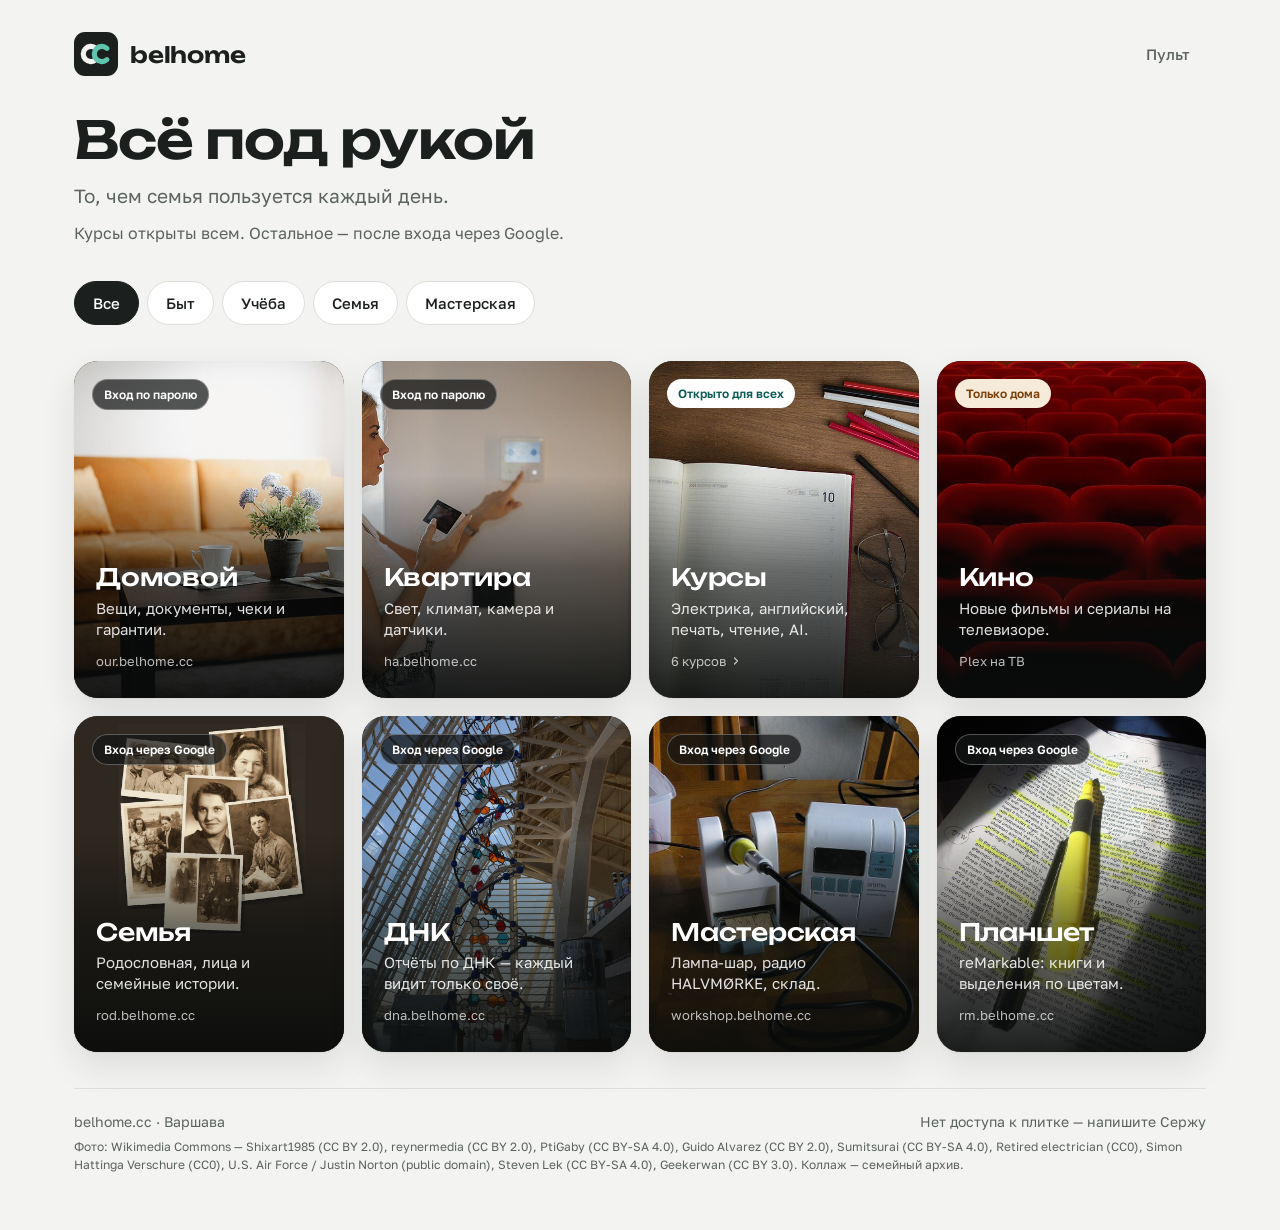
<file: index.html>
<!doctype html><html lang="ru"><head><meta charset="utf-8"><meta name="viewport" content="width=device-width,initial-scale=1"><title>belhome.cc — Всё под рукой</title><meta name="theme-color" content="#F3F4F1"><link rel="icon" href="assets/brand/mark.svg" type="image/svg+xml"><link rel="icon" href="assets/brand/favicon.ico" sizes="48x48"><link rel="apple-touch-icon" href="assets/brand/apple-touch-icon.png"><link rel="manifest" href="site.webmanifest"><meta name="description" content="Сайт семьи: Домовой, квартира, курсы, кино, семейный архив и мастерская — в одном месте."><meta property="og:type" content="website"><meta property="og:site_name" content="belhome"><meta property="og:title" content="belhome.cc — Всё под рукой"><meta property="og:description" content="Сайт семьи: Домовой, квартира, курсы, кино, семейный архив и мастерская — в одном месте."><meta property="og:url" content="https://belhome.cc/"><meta property="og:locale" content="ru_RU"><meta property="og:image" content="https://belhome.cc/assets/brand/og-image.jpg"><meta property="og:image:width" content="1200"><meta property="og:image:height" content="630"><meta name="twitter:card" content="summary_large_image"><meta name="apple-mobile-web-app-title" content="belhome"><link rel="canonical" href="https://belhome.cc/"><link rel="preconnect" href="https://fonts.googleapis.com"><link rel="preconnect" href="https://fonts.gstatic.com" crossorigin><link href="https://fonts.googleapis.com/css2?family=Golos+Text:wght@400;500;600&amp;family=Unbounded:wght@500;600&amp;display=swap" rel="stylesheet"><link rel="stylesheet" href="assets/site.css"></head><body><div class="wrap"><header class="top"><a class="brand" href="./"><svg width="44" height="44" viewBox="0 0 64 64" aria-hidden="true"><rect width="64" height="64" rx="16" fill="#1B1F1D"/><path d="M31.86 23.83 A11 11 0 1 0 31.86 40.17" fill="none" stroke="#F3F4F1" stroke-width="7.5" stroke-linecap="round"/><path d="M47.86 23.83 A11 11 0 1 0 47.86 40.17" fill="none" stroke="#5FC4AE" stroke-width="7.5" stroke-linecap="round"/></svg><span>belhome</span></a><div class="actions"><a class="ghost" href="https://home.belhome.cc">Пульт</a></div></header><section class="hero"><h1>Всё под рукой</h1><p class="lead">То, чем семья пользуется каждый день.</p><p class="sub">Курсы открыты всем. Остальное — после входа через Google.</p></section><nav class="chips" aria-label="Разделы"><button type="button" class="chip" data-g="all" aria-pressed="true">Все</button><button type="button" class="chip" data-g="home" aria-pressed="false">Быт</button><button type="button" class="chip" data-g="study" aria-pressed="false">Учёба</button><button type="button" class="chip" data-g="family" aria-pressed="false">Семья</button><button type="button" class="chip" data-g="make" aria-pressed="false">Мастерская</button></nav><section class="grid"><a class="tile" href="https://our.belhome.cc" data-group="home"><img src="assets/photos/domovoy.jpg" alt="" loading="lazy"><span class="scrim" aria-hidden="true"></span><span class="pill own">Вход по паролю</span><span class="cap"><span class="n">Домовой</span><span class="d">Вещи, документы, чеки и гарантии.</span><span class="u">our.belhome.cc</span></span></a><a class="tile" href="https://ha.belhome.cc" data-group="home"><img src="assets/photos/smarthome.jpg" alt="" loading="lazy"><span class="scrim" aria-hidden="true"></span><span class="pill own">Вход по паролю</span><span class="cap"><span class="n">Квартира</span><span class="d">Свет, климат, камера и датчики.</span><span class="u">ha.belhome.cc</span></span></a><a class="tile" href="kursy/" data-group="study"><img src="assets/photos/kursy.jpg" alt="" loading="lazy"><span class="scrim" aria-hidden="true"></span><span class="pill open">Открыто для всех</span><span class="cap"><span class="n">Курсы</span><span class="d">Электрика, английский, печать, чтение, AI.</span><span class="c">6 курсов <svg width="14" height="14" viewBox="0 0 24 24" fill="none" stroke="currentColor" stroke-width="2.4" stroke-linecap="round" stroke-linejoin="round" aria-hidden="true"><path d="M9 6l6 6-6 6"></path></svg></span></span></a><a class="tile" href="http://192.168.68.54:32400/web" data-group="home"><img src="assets/photos/kino.jpg" alt="" loading="lazy"><span class="scrim" aria-hidden="true"></span><span class="pill home">Только дома</span><span class="cap"><span class="n">Кино</span><span class="d">Новые фильмы и сериалы на телевизоре.</span><span class="u">Plex на ТВ</span></span></a><a class="tile" href="https://rod.belhome.cc" data-group="family"><img src="assets/photos/tree.jpg" alt="" loading="lazy"><span class="scrim" aria-hidden="true"></span><span class="pill google">Вход через Google</span><span class="cap"><span class="n">Семья</span><span class="d">Родословная, лица и семейные истории.</span><span class="u">rod.belhome.cc</span></span></a><a class="tile" href="https://dna.belhome.cc" data-group="family"><img src="assets/photos/dna.jpg" alt="" loading="lazy"><span class="scrim" aria-hidden="true"></span><span class="pill google">Вход через Google</span><span class="cap"><span class="n">ДНК</span><span class="d">Отчёты по ДНК — каждый видит только своё.</span><span class="u">dna.belhome.cc</span></span></a><a class="tile" href="https://workshop.belhome.cc" data-group="make"><img src="assets/photos/workshop.jpg" alt="" loading="lazy"><span class="scrim" aria-hidden="true"></span><span class="pill google">Вход через Google</span><span class="cap"><span class="n">Мастерская</span><span class="d">Лампа-шар, радио HALVMØRKE, склад.</span><span class="u">workshop.belhome.cc</span></span></a><a class="tile" href="https://rm.belhome.cc" data-group="home"><img src="assets/photos/remarkable.jpg" alt="" loading="lazy"><span class="scrim" aria-hidden="true"></span><span class="pill google">Вход через Google</span><span class="cap"><span class="n">Планшет</span><span class="d">reMarkable: книги и выделения по цветам.</span><span class="u">rm.belhome.cc</span></span></a></section><footer><div class="row"><span>belhome.cc · Варшава</span><span>Нет доступа к плитке — напишите Сержу</span></div><small>Фото: Wikimedia Commons — Shixart1985 (CC BY 2.0), reynermedia (CC BY 2.0), PtiGaby (CC BY-SA 4.0), Guido Alvarez (CC BY 2.0), Sumitsurai (CC BY-SA 4.0), Retired electrician (CC0), Simon Hattinga Verschure (CC0), U.S. Air Force / Justin Norton (public domain), Steven Lek (CC BY-SA 4.0), Geekerwan (CC BY 3.0). Коллаж — семейный архив.</small></footer></div><script>
(function(){var c=document.querySelectorAll('.chip'),t=document.querySelectorAll('.grid .tile');
c.forEach(function(b){b.addEventListener('click',function(){var g=b.dataset.g;
c.forEach(function(x){x.setAttribute('aria-pressed',x===b?'true':'false')});
t.forEach(function(x){x.hidden=!(g==='all'||x.dataset.group===g)});});});})();
</script></body></html>
</file>
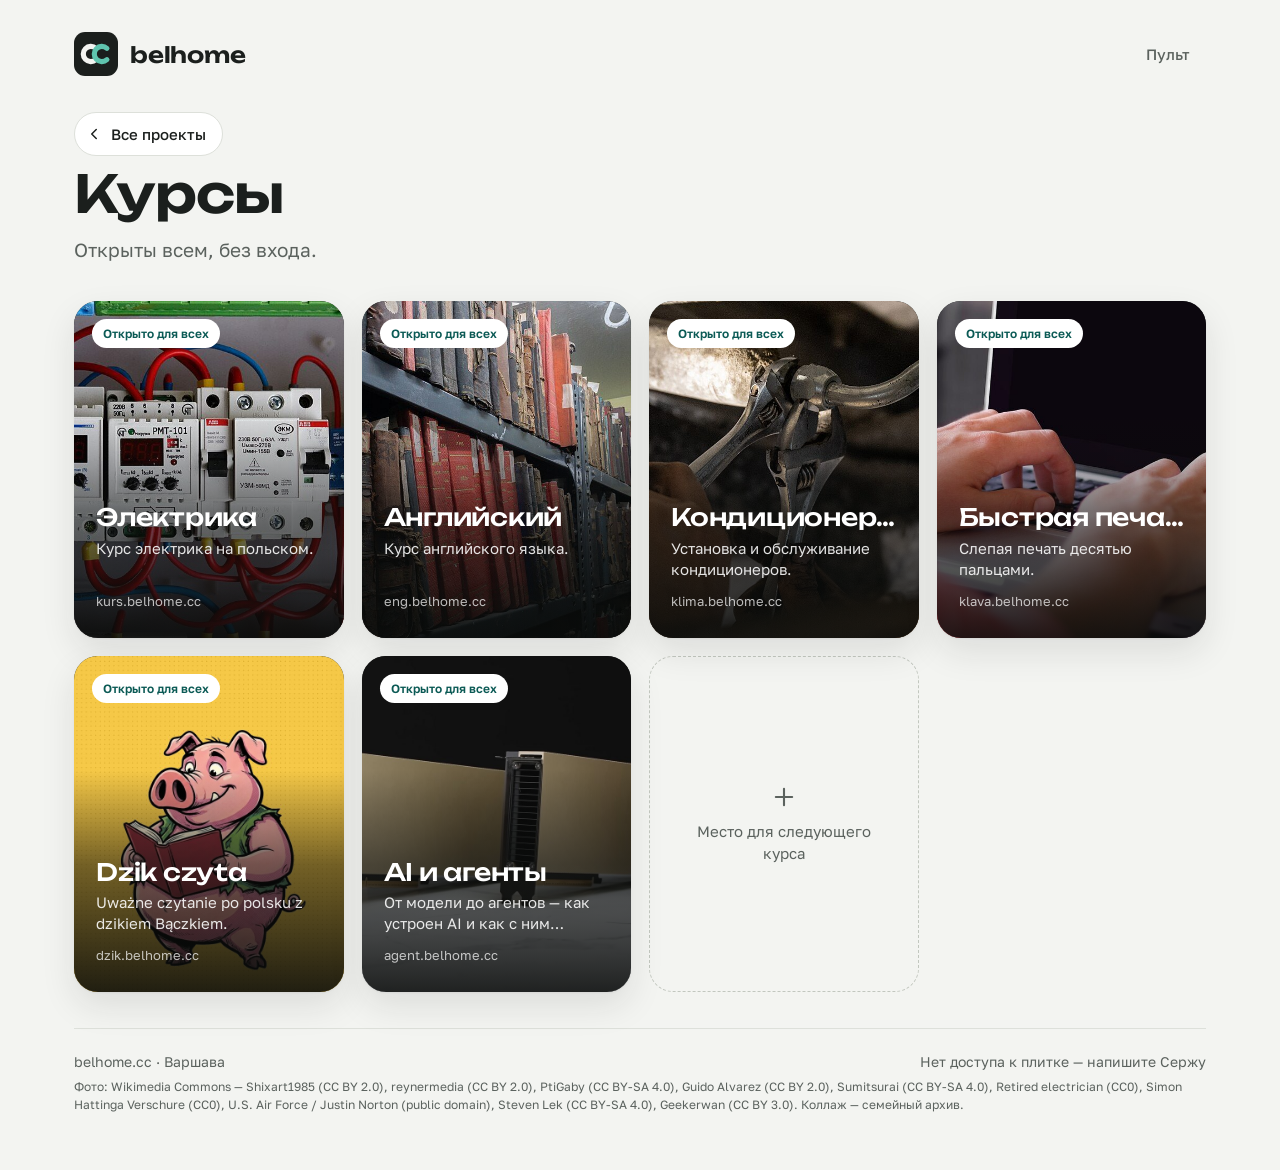
<file: kursy/index.html>
<!doctype html><html lang="ru"><head><meta charset="utf-8"><meta name="viewport" content="width=device-width,initial-scale=1"><title>Курсы — belhome.cc</title><meta name="theme-color" content="#F3F4F1"><link rel="icon" href="../assets/brand/mark.svg" type="image/svg+xml"><link rel="icon" href="../assets/brand/favicon.ico" sizes="48x48"><link rel="apple-touch-icon" href="../assets/brand/apple-touch-icon.png"><link rel="manifest" href="../site.webmanifest"><meta name="description" content="Сайт семьи: Домовой, квартира, курсы, кино, семейный архив и мастерская — в одном месте."><meta property="og:type" content="website"><meta property="og:site_name" content="belhome"><meta property="og:title" content="Курсы — belhome.cc"><meta property="og:description" content="Сайт семьи: Домовой, квартира, курсы, кино, семейный архив и мастерская — в одном месте."><meta property="og:url" content="https://belhome.cc/kursy/"><meta property="og:locale" content="ru_RU"><meta property="og:image" content="https://belhome.cc/assets/brand/og-image.jpg"><meta property="og:image:width" content="1200"><meta property="og:image:height" content="630"><meta name="twitter:card" content="summary_large_image"><meta name="apple-mobile-web-app-title" content="belhome"><link rel="canonical" href="https://belhome.cc/kursy/"><link rel="preconnect" href="https://fonts.googleapis.com"><link rel="preconnect" href="https://fonts.gstatic.com" crossorigin><link href="https://fonts.googleapis.com/css2?family=Golos+Text:wght@400;500;600&amp;family=Unbounded:wght@500;600&amp;display=swap" rel="stylesheet"><link rel="stylesheet" href="../assets/site.css"></head><body><div class="wrap"><header class="top"><a class="brand" href="../"><svg width="44" height="44" viewBox="0 0 64 64" aria-hidden="true"><rect width="64" height="64" rx="16" fill="#1B1F1D"/><path d="M31.86 23.83 A11 11 0 1 0 31.86 40.17" fill="none" stroke="#F3F4F1" stroke-width="7.5" stroke-linecap="round"/><path d="M47.86 23.83 A11 11 0 1 0 47.86 40.17" fill="none" stroke="#5FC4AE" stroke-width="7.5" stroke-linecap="round"/></svg><span>belhome</span></a><div class="actions"><a class="ghost" href="https://home.belhome.cc">Пульт</a></div></header><section class="hero"><a class="back" href="../"><svg width="18" height="18" viewBox="0 0 24 24" fill="none" stroke="currentColor" stroke-width="2" stroke-linecap="round" stroke-linejoin="round" aria-hidden="true"><path d="M15 18l-6-6 6-6"></path></svg> Все проекты</a><h1>Курсы</h1><p class="lead">Открыты всем, без входа.</p></section><section class="grid"><a class="tile" href="https://kurs.belhome.cc"><img src="../assets/photos/electric.jpg" alt="" loading="lazy"><span class="scrim" aria-hidden="true"></span><span class="pill open">Открыто для всех</span><span class="cap"><span class="n">Электрика</span><span class="d">Курс электрика на польском.</span><span class="u">kurs.belhome.cc</span></span></a><a class="tile" href="https://eng.belhome.cc"><img src="../assets/photos/english.jpg" alt="" loading="lazy"><span class="scrim" aria-hidden="true"></span><span class="pill open">Открыто для всех</span><span class="cap"><span class="n">Английский</span><span class="d">Курс английского языка.</span><span class="u">eng.belhome.cc</span></span></a><a class="tile" href="https://klima.belhome.cc"><img src="../assets/photos/aircon.jpg" alt="" loading="lazy"><span class="scrim" aria-hidden="true"></span><span class="pill open">Открыто для всех</span><span class="cap"><span class="n">Кондиционеры</span><span class="d">Установка и обслуживание кондиционеров.</span><span class="u">klima.belhome.cc</span></span></a><a class="tile" href="https://klava.belhome.cc"><img src="../assets/photos/typing.jpg" alt="" loading="lazy"><span class="scrim" aria-hidden="true"></span><span class="pill open">Открыто для всех</span><span class="cap"><span class="n">Быстрая печать</span><span class="d">Слепая печать десятью пальцами.</span><span class="u">klava.belhome.cc</span></span></a><a class="tile" href="https://dzik.belhome.cc"><img src="../assets/photos/dzik.jpg" alt="" loading="lazy"><span class="scrim" aria-hidden="true"></span><span class="pill open">Открыто для всех</span><span class="cap"><span class="n">Dzik czyta</span><span class="d">Uważne czytanie po polsku z dzikiem Bączkiem.</span><span class="u">dzik.belhome.cc</span></span></a><a class="tile" href="https://agent.belhome.cc"><img src="../assets/photos/ai.jpg" alt="" loading="lazy"><span class="scrim" aria-hidden="true"></span><span class="pill open">Открыто для всех</span><span class="cap"><span class="n">AI и агенты</span><span class="d">От модели до агентов — как устроен AI и как с ним работать.</span><span class="u">agent.belhome.cc</span></span></a><div class="empty"><svg width="28" height="28" viewBox="0 0 24 24" fill="none" stroke="currentColor" stroke-width="1.8" stroke-linecap="round" aria-hidden="true"><path d="M12 5v14M5 12h14"></path></svg><span>Место для следующего курса</span></div></section><footer><div class="row"><span>belhome.cc · Варшава</span><span>Нет доступа к плитке — напишите Сержу</span></div><small>Фото: Wikimedia Commons — Shixart1985 (CC BY 2.0), reynermedia (CC BY 2.0), PtiGaby (CC BY-SA 4.0), Guido Alvarez (CC BY 2.0), Sumitsurai (CC BY-SA 4.0), Retired electrician (CC0), Simon Hattinga Verschure (CC0), U.S. Air Force / Justin Norton (public domain), Steven Lek (CC BY-SA 4.0), Geekerwan (CC BY 3.0). Коллаж — семейный архив.</small></footer></div></body></html>
</file>
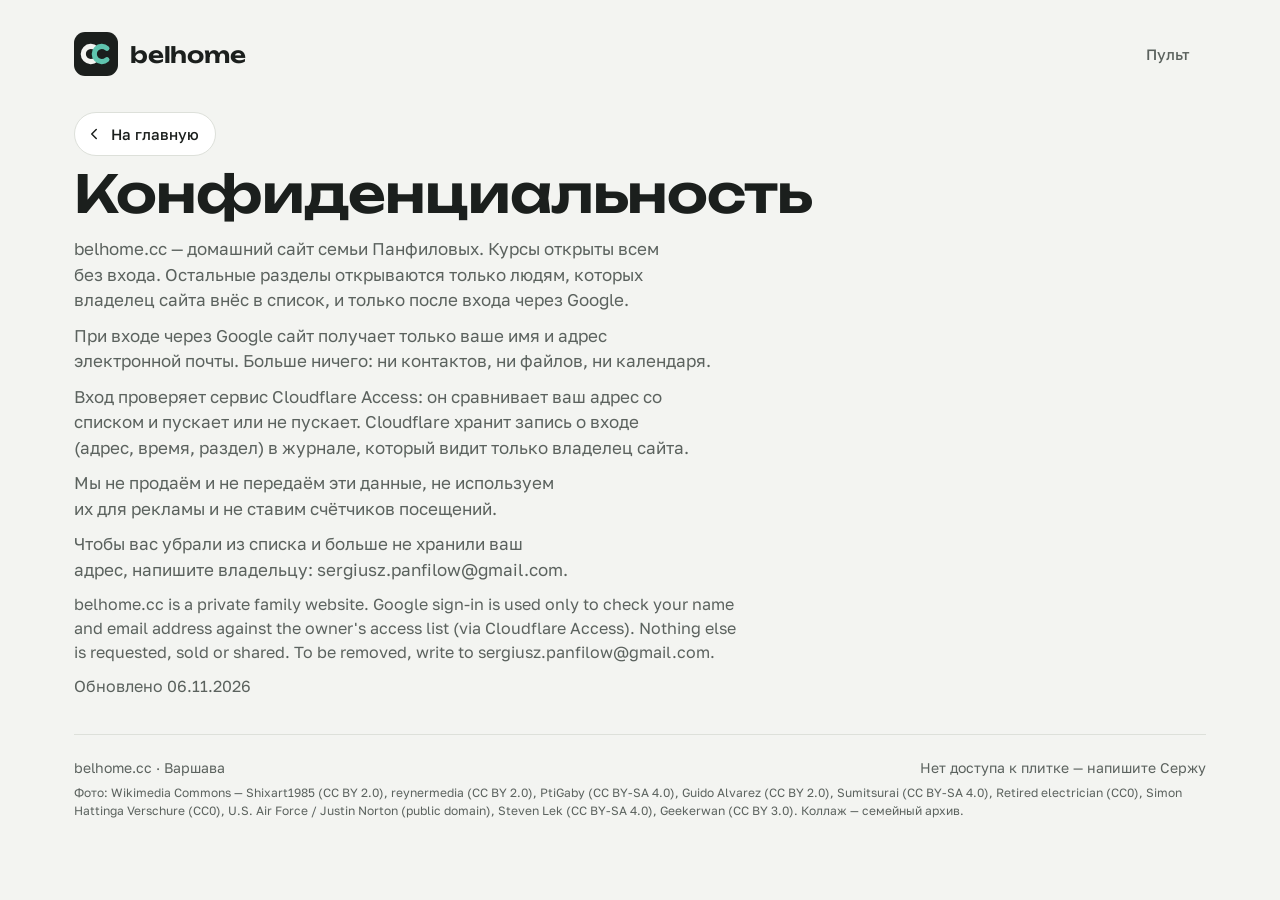
<file: privacy/index.html>
<!doctype html><html lang="ru"><head><meta charset="utf-8"><meta name="viewport" content="width=device-width,initial-scale=1"><title>Конфиденциальность — belhome.cc</title><meta name="theme-color" content="#F3F4F1"><link rel="icon" href="../assets/brand/mark.svg" type="image/svg+xml"><link rel="icon" href="../assets/brand/favicon.ico" sizes="48x48"><link rel="apple-touch-icon" href="../assets/brand/apple-touch-icon.png"><link rel="manifest" href="../site.webmanifest"><meta name="description" content="Сайт семьи: Домовой, квартира, курсы, кино, семейный архив и мастерская — в одном месте."><meta property="og:type" content="website"><meta property="og:site_name" content="belhome"><meta property="og:title" content="Конфиденциальность — belhome.cc"><meta property="og:description" content="Сайт семьи: Домовой, квартира, курсы, кино, семейный архив и мастерская — в одном месте."><meta property="og:url" content="https://belhome.cc/privacy/"><meta property="og:locale" content="ru_RU"><meta property="og:image" content="https://belhome.cc/assets/brand/og-image.jpg"><meta property="og:image:width" content="1200"><meta property="og:image:height" content="630"><meta name="twitter:card" content="summary_large_image"><meta name="apple-mobile-web-app-title" content="belhome"><link rel="canonical" href="https://belhome.cc/privacy/"><link rel="preconnect" href="https://fonts.googleapis.com"><link rel="preconnect" href="https://fonts.gstatic.com" crossorigin><link href="https://fonts.googleapis.com/css2?family=Golos+Text:wght@400;500;600&amp;family=Unbounded:wght@500;600&amp;display=swap" rel="stylesheet"><link rel="stylesheet" href="../assets/site.css"></head><body><div class="wrap"><header class="top"><a class="brand" href="../"><svg width="44" height="44" viewBox="0 0 64 64" aria-hidden="true"><rect width="64" height="64" rx="16" fill="#1B1F1D"/><path d="M31.86 23.83 A11 11 0 1 0 31.86 40.17" fill="none" stroke="#F3F4F1" stroke-width="7.5" stroke-linecap="round"/><path d="M47.86 23.83 A11 11 0 1 0 47.86 40.17" fill="none" stroke="#5FC4AE" stroke-width="7.5" stroke-linecap="round"/></svg><span>belhome</span></a><div class="actions"><a class="ghost" href="https://home.belhome.cc">Пульт</a></div></header><section class="hero"><a class="back" href="../"><svg width="18" height="18" viewBox="0 0 24 24" fill="none" stroke="currentColor" stroke-width="2" stroke-linecap="round" stroke-linejoin="round" aria-hidden="true"><path d="M15 18l-6-6 6-6"></path></svg> На главную</a><h1>Конфиденциальность</h1><p class="lead" style="font-size:17px">belhome.cc — домашний сайт семьи Панфиловых. Курсы открыты всем без входа. Остальные разделы открываются только людям, которых владелец сайта внёс в список, и только после входа через Google.</p><p class="lead" style="font-size:17px">При входе через Google сайт получает только ваше имя и адрес электронной почты. Больше ничего: ни контактов, ни файлов, ни календаря.</p><p class="lead" style="font-size:17px">Вход проверяет сервис Cloudflare Access: он сравнивает ваш адрес со списком и пускает или не пускает. Cloudflare хранит запись о входе (адрес, время, раздел) в журнале, который видит только владелец сайта.</p><p class="lead" style="font-size:17px">Мы не продаём и не передаём эти данные, не используем их для рекламы и не ставим счётчиков посещений.</p><p class="lead" style="font-size:17px">Чтобы вас убрали из списка и больше не хранили ваш адрес, напишите владельцу: sergiusz.panfilow@gmail.com.</p><p class="sub" lang="en">belhome.cc is a private family website. Google sign-in is used only to check your name and email address against the owner&#x27;s access list (via Cloudflare Access). Nothing else is requested, sold or shared. To be removed, write to sergiusz.panfilow@gmail.com.</p><p class="sub">Обновлено 06.11.2026</p></section><footer><div class="row"><span>belhome.cc · Варшава</span><span>Нет доступа к плитке — напишите Сержу</span></div><small>Фото: Wikimedia Commons — Shixart1985 (CC BY 2.0), reynermedia (CC BY 2.0), PtiGaby (CC BY-SA 4.0), Guido Alvarez (CC BY 2.0), Sumitsurai (CC BY-SA 4.0), Retired electrician (CC0), Simon Hattinga Verschure (CC0), U.S. Air Force / Justin Norton (public domain), Steven Lek (CC BY-SA 4.0), Geekerwan (CC BY 3.0). Коллаж — семейный архив.</small></footer></div></body></html>
</file>
<file: assets/site.css>
*{box-sizing:border-box}
html{-webkit-text-size-adjust:100%}
body{margin:0;background:#F3F4F1;color:#1B1F1D;font-family:'Golos Text',system-ui,sans-serif;-webkit-font-smoothing:antialiased}
a{color:#0F6E68}a:hover{color:#0A4F4B}
.wrap{max-width:1180px;margin:0 auto;padding:32px 24px 56px;display:flex;flex-direction:column;gap:36px}
.top{display:flex;flex-wrap:wrap;align-items:center;justify-content:space-between;gap:16px}
.brand{display:flex;align-items:center;gap:12px;text-decoration:none;color:#1B1F1D}
.brand svg{display:block;flex:none}
.brand span{font:600 22px Unbounded,sans-serif;letter-spacing:-.01em}
.actions{display:flex;flex-wrap:wrap;align-items:center;gap:12px}
.ghost{min-height:44px;display:inline-flex;align-items:center;padding:0 16px;border-radius:999px;color:#5B625E;text-decoration:none;font-weight:500;font-size:15px}
.solid{min-height:44px;display:inline-flex;align-items:center;gap:10px;padding:0 20px;border-radius:999px;background:#1B1F1D;color:#fff;text-decoration:none;font-weight:500;font-size:15px}
.solid:hover{color:#fff;background:#2c322f}
.hero{display:flex;flex-direction:column;gap:10px;max-width:760px}
h1{margin:0 0 4px;font:600 clamp(32px,5vw,52px)/1.08 Unbounded,sans-serif;letter-spacing:-.02em}
.lead{margin:0;font-size:19px;line-height:1.5;color:#5B625E;text-wrap:balance}
.sub{margin:0;font-size:16px;line-height:1.5;color:#5B625E;text-wrap:balance}
.chips{display:flex;flex-wrap:wrap;gap:8px}
.chip{min-height:44px;padding:0 18px;border-radius:999px;font:500 15px 'Golos Text',sans-serif;cursor:pointer;background:#fff;color:#1B1F1D;border:1px solid #DDE0DA}
.chip[aria-pressed=true]{background:#1B1F1D;color:#fff;border-color:#1B1F1D}
.back{align-self:flex-start;min-height:44px;display:inline-flex;align-items:center;gap:8px;padding:0 16px 0 10px;border-radius:999px;background:#fff;border:1px solid #DDE0DA;color:#1B1F1D;font:500 15px 'Golos Text',sans-serif;text-decoration:none}
.grid{display:grid;grid-template-columns:repeat(auto-fill,minmax(260px,1fr));gap:18px}
.tile{position:relative;display:block;aspect-ratio:4/5;border-radius:24px;overflow:hidden;text-decoration:none;background:#1B1F1D;color:#fff;box-shadow:0 1px 2px rgba(27,31,29,.06),0 14px 34px rgba(27,31,29,.10);transition:transform .18s ease,box-shadow .18s ease}
.tile:hover{transform:translateY(-3px);box-shadow:0 2px 4px rgba(27,31,29,.08),0 20px 44px rgba(27,31,29,.16);color:#fff}
.tile:focus-visible{outline:3px solid #0F6E68;outline-offset:3px}
.tile img{position:absolute;inset:0;width:100%;height:100%;object-fit:cover}
.tile .scrim{position:absolute;inset:0;background:linear-gradient(180deg,rgba(10,12,11,0) 34%,rgba(10,12,11,.55) 62%,rgba(10,12,11,.9) 100%)}
.pill{position:absolute;top:18px;left:18px;font-size:12px;font-weight:600;padding:7px 11px;border-radius:999px;white-space:nowrap}
.pill.open{background:#fff;color:#0B5A55}
.pill.google{background:rgba(20,22,21,.72);color:#fff;border:1px solid rgba(255,255,255,.28)}
.pill.own{background:rgba(20,22,21,.72);color:#fff;border:1px solid rgba(255,255,255,.28)}
.pill.home{background:#F6EAD9;color:#7A3E06}
.pill.soon{background:#F2EADB;color:#4A3F2E}
.cap{position:absolute;left:22px;right:22px;bottom:22px;display:flex;flex-direction:column;gap:6px}
.cap .n{font:500 24px/1.2 Unbounded,sans-serif;letter-spacing:-.01em;white-space:nowrap;overflow:hidden;text-overflow:ellipsis}
.cap .d{font-size:15px;line-height:1.4;height:2.8em;overflow:hidden;display:-webkit-box;-webkit-line-clamp:2;-webkit-box-orient:vertical;color:rgba(255,255,255,.88)}
.cap .u{font-size:13px;line-height:30px;height:30px;color:rgba(255,255,255,.72);white-space:nowrap;overflow:hidden;text-overflow:ellipsis}
.cap .c{align-self:flex-start;height:30px;display:inline-flex;align-items:center;gap:4px;font-size:13px;color:rgba(255,255,255,.72)}
.cap .c svg{width:12px;height:12px}
.empty{aspect-ratio:4/5;border-radius:24px;border:1.5px dashed #C2C7BF;display:flex;flex-direction:column;align-items:center;justify-content:center;gap:10px;padding:24px;text-align:center;color:#5B625E;font-size:15px;line-height:1.45}
.tile[hidden],.empty[hidden]{display:none}
footer{display:flex;flex-direction:column;gap:8px;padding-top:24px;border-top:1px solid #DDE0DA;color:#5B625E;font-size:14px}
footer .row{display:flex;flex-wrap:wrap;justify-content:space-between;gap:12px}
footer small{font-size:12px;line-height:1.5}
@media (prefers-reduced-motion:reduce){.tile{transition:none}.tile:hover{transform:none}}
</file>
